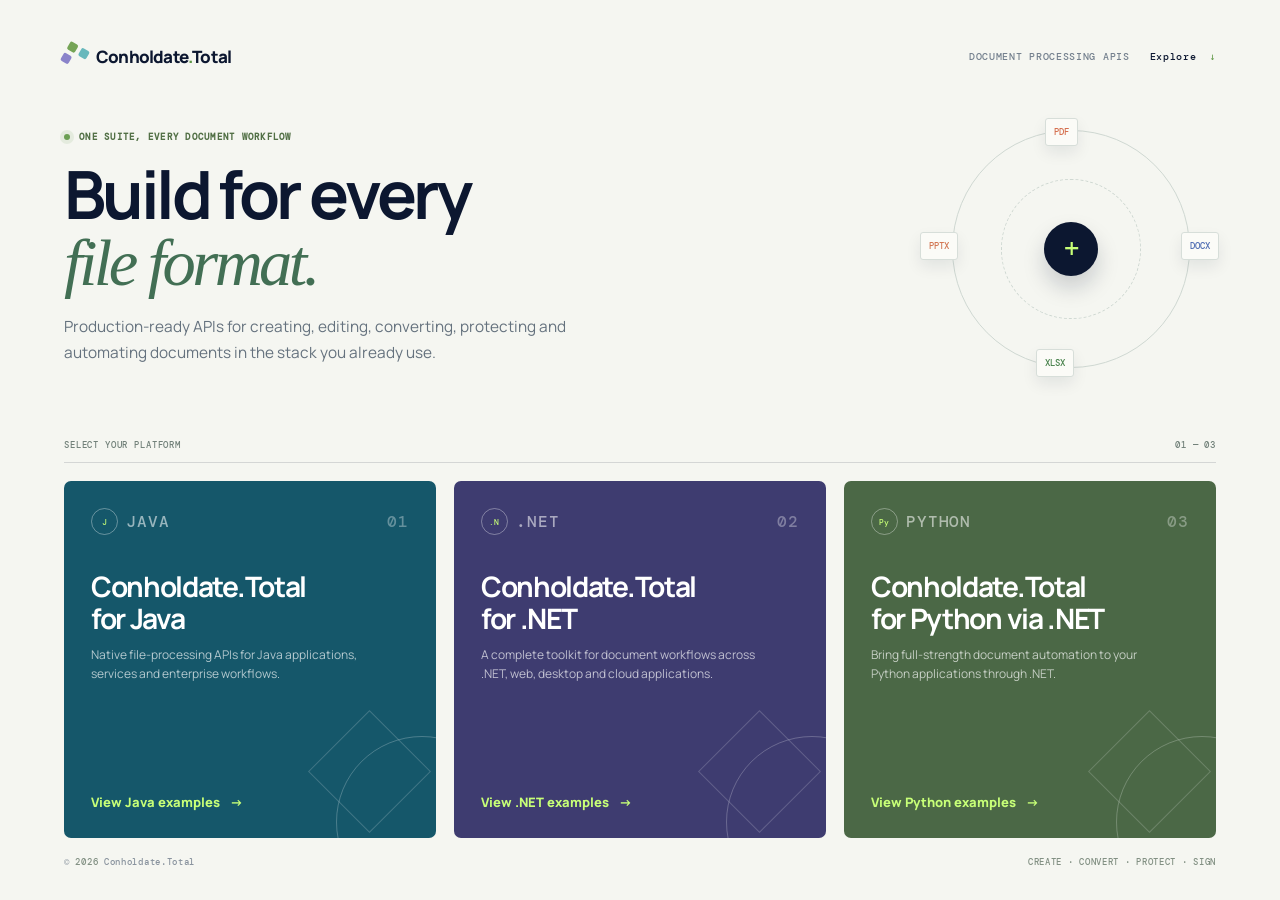
<file: index.html>
<!doctype html>
<html lang="en">
  <head>
    <meta charset="UTF-8" />
    <meta name="viewport" content="width=device-width, initial-scale=1.0" />
    <meta name="description" content="Conholdate.Total: document and file-processing APIs for Java, .NET, and Python via .NET." />
    <meta name="theme-color" content="#0c1730" />
    <title>Conholdate.Total — Developer APIs for every file format</title>
    <link rel="preconnect" href="https://fonts.googleapis.com" />
    <link rel="preconnect" href="https://fonts.gstatic.com" crossorigin />
    <link href="https://fonts.googleapis.com/css2?family=DM+Mono:wght@400;500&family=Manrope:wght@400;500;600;700;800&display=swap" rel="stylesheet" />
    <link rel="stylesheet" href="assets/styles.css" />
  </head>
  <body>
    <div class="page-shell">
      <header class="site-header">
        <a class="brand" href="/" aria-label="Conholdate.Total home">
          <span class="brand-mark" aria-hidden="true"><i></i><i></i><i></i></span>
          <span>Conholdate<span class="brand-dot">.</span>Total</span>
        </a>
        <p class="header-note">DOCUMENT PROCESSING APIS</p>
        <a class="header-link" href="#platforms">Explore <span>↓</span></a>
      </header>

      <main>
        <section class="intro" aria-labelledby="page-title">
          <div class="intro-copy">
            <p class="eyebrow"><span></span> One suite, every document workflow</p>
            <h1 id="page-title">Build for every<br /><em>file format.</em></h1>
            <p class="lede">Production-ready APIs for creating, editing, converting, protecting and automating documents in the stack you already use.</p>
          </div>
          <div class="format-orbit" aria-label="Supported file formats">
            <div class="orbit orbit-one"></div>
            <div class="orbit orbit-two"></div>
            <span class="format format-pdf">PDF</span>
            <span class="format format-doc">DOCX</span>
            <span class="format format-xls">XLSX</span>
            <span class="format format-ppt">PPTX</span>
            <span class="core-mark">+</span>
          </div>
        </section>

        <section class="platforms" id="platforms" aria-label="Choose your platform">
          <div class="platform-heading">
            <p>SELECT YOUR PLATFORM</p>
            <span>01 — 03</span>
          </div>
          <div class="platform-rail">
            <article class="platform-card java-card">
              <div class="card-meta"><span class="platform-token">J</span><span>JAVA</span><span class="card-number">01</span></div>
              <div class="card-content">
                <h2>Conholdate.Total<br />for Java</h2>
                <p>Native file-processing APIs for Java applications, services and enterprise workflows.</p>
              </div>
              <a class="card-link" href="https://conholdate.github.io/java/">View Java examples <span>→</span></a>
              <div class="card-art" aria-hidden="true"><i></i><i></i></div>
            </article>

            <article class="platform-card dotnet-card">
              <div class="card-meta"><span class="platform-token">.N</span><span>.NET</span><span class="card-number">02</span></div>
              <div class="card-content">
                <h2>Conholdate.Total<br />for .NET</h2>
                <p>A complete toolkit for document workflows across .NET, web, desktop and cloud applications.</p>
              </div>
              <a class="card-link" href="https://conholdate.github.io/net/">View .NET examples <span>→</span></a>
              <div class="card-art" aria-hidden="true"><i></i><i></i></div>
            </article>

            <article class="platform-card python-card">
              <div class="card-meta"><span class="platform-token">Py</span><span>PYTHON</span><span class="card-number">03</span></div>
              <div class="card-content">
                <h2>Conholdate.Total<br />for Python via .NET</h2>
                <p>Bring full-strength document automation to your Python applications through .NET.</p>
              </div>
              <a class="card-link" href="https://conholdate.github.io/python/">View Python examples <span>→</span></a>
              <div class="card-art" aria-hidden="true"><i></i><i></i></div>
            </article>
          </div>
        </section>
      </main>

      <footer class="site-footer">
        <span>© <span id="year"></span> Conholdate.Total</span>
        <span>CREATE · CONVERT · PROTECT · SIGN</span>
      </footer>
    </div>
    <script src="assets/script.js"></script>
  </body>
</html>
</file>
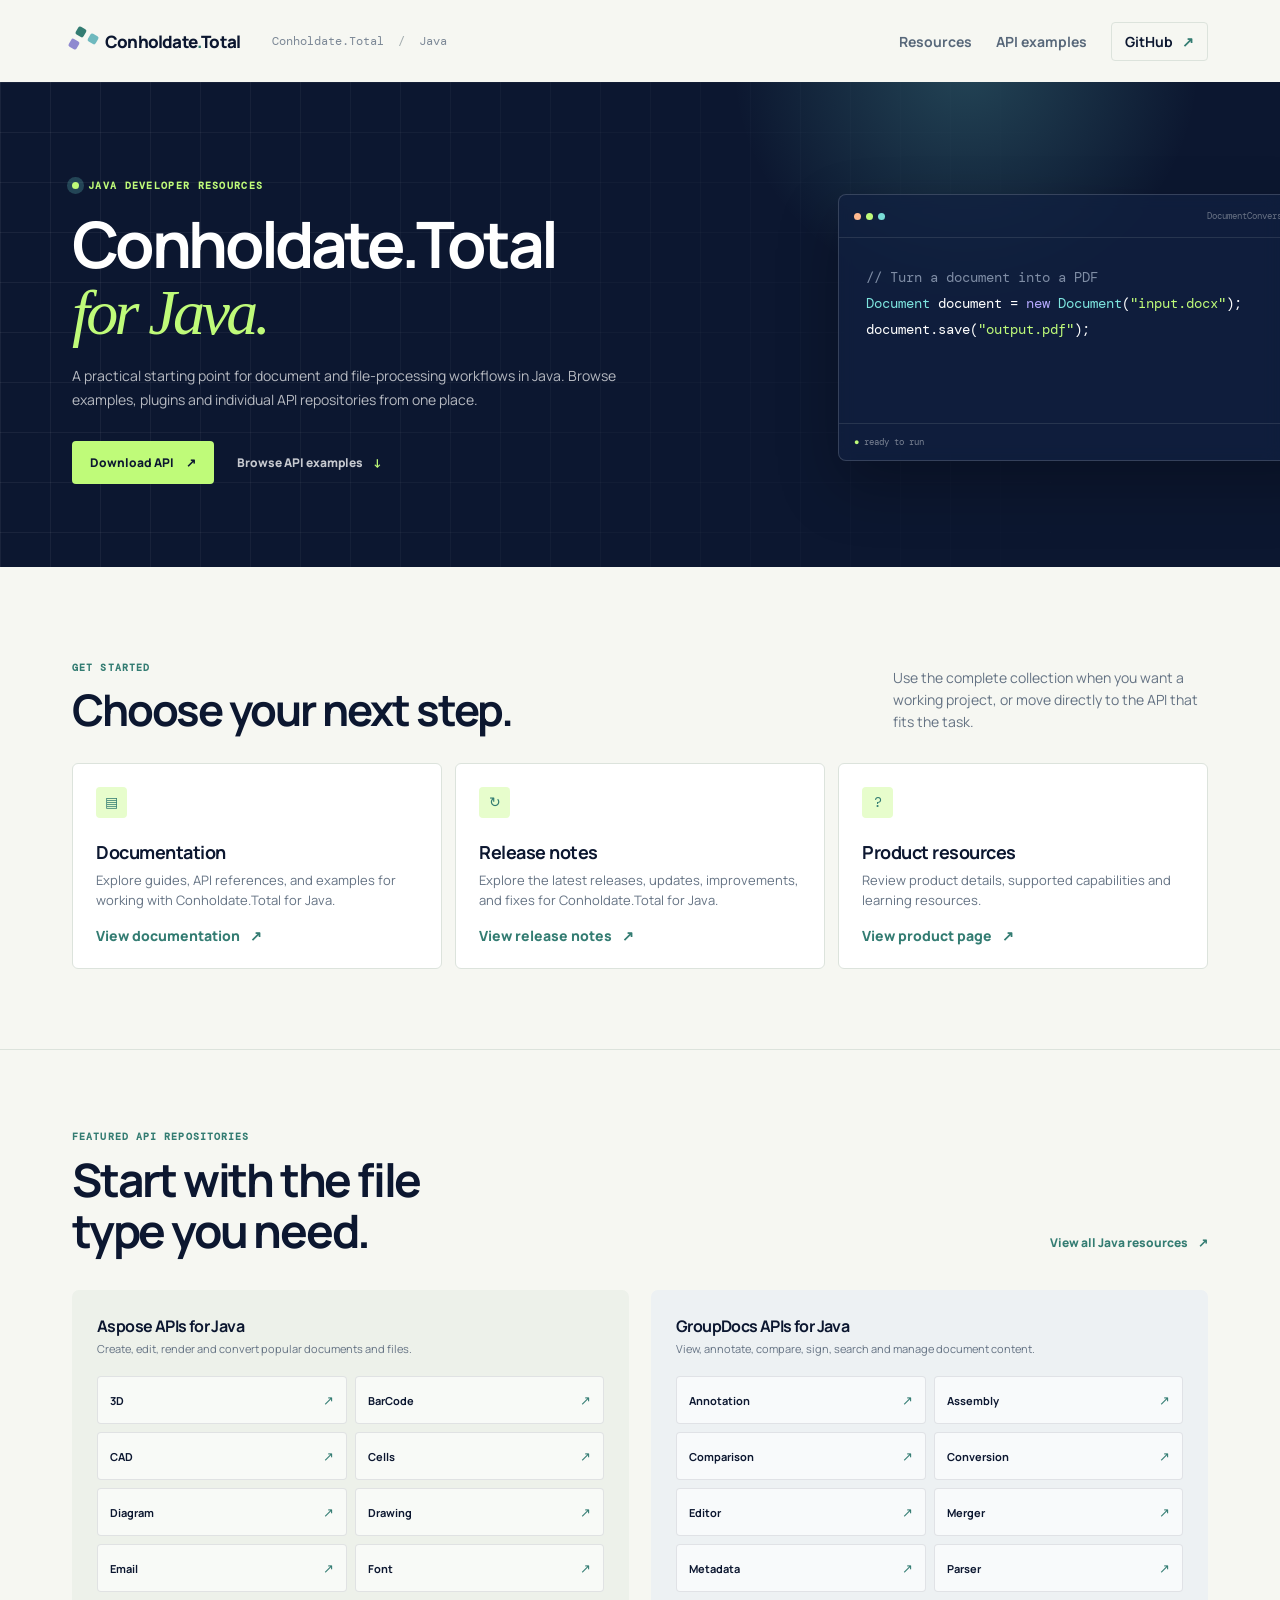
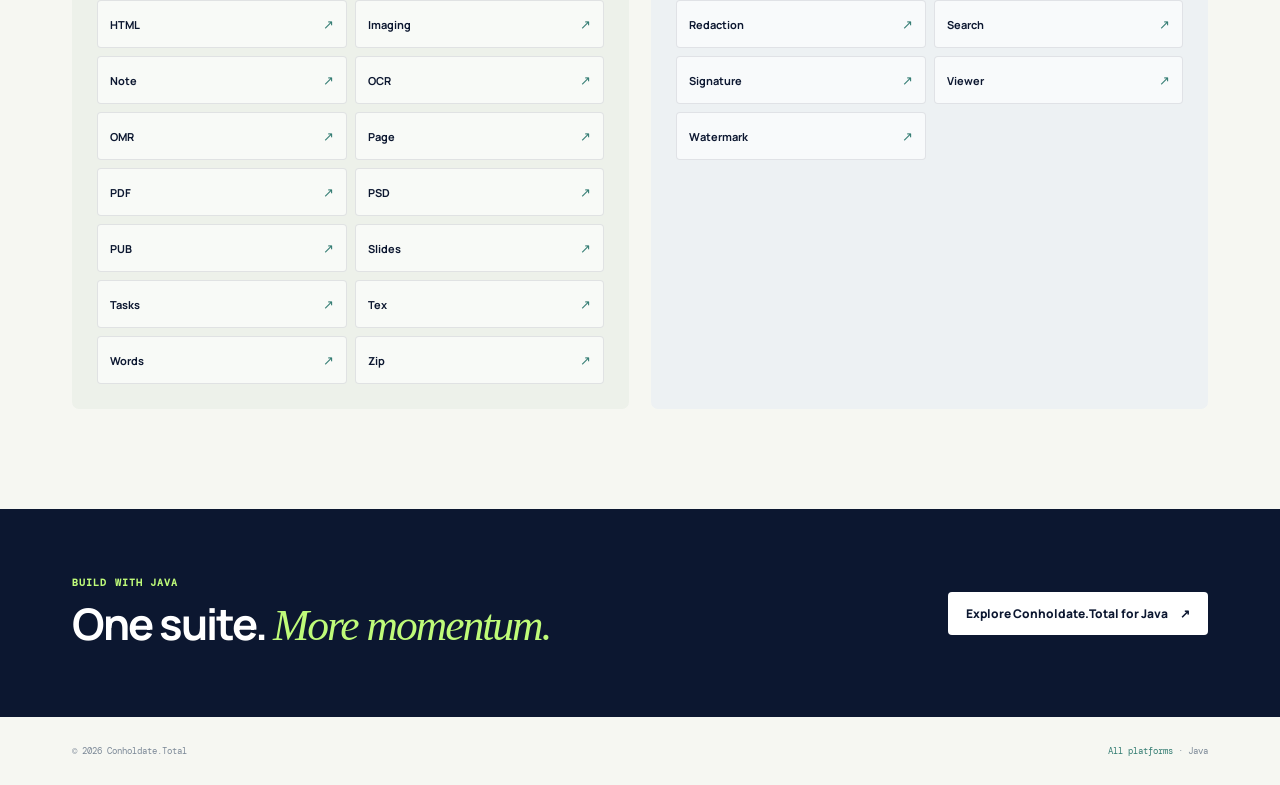
<file: java/index.html>
<!doctype html>
<html lang="en">

<head>
  <meta charset="UTF-8" />
  <meta name="viewport" content="width=device-width, initial-scale=1.0" />
  <meta name="description" content="Examples, plugins and API resources for Conholdate.Total for Java." />
  <meta name="theme-color" content="#0c1730" />
  <title>Conholdate.Total for Java — Code samples and resources</title>
  <link rel="preconnect" href="https://fonts.googleapis.com" />
  <link rel="preconnect" href="https://fonts.gstatic.com" crossorigin />
  <link
    href="https://fonts.googleapis.com/css2?family=DM+Mono:wght@400;500&family=Manrope:wght@400;500;600;700;800&display=swap"
    rel="stylesheet" />
  <link rel="stylesheet" href="../assets/platform.css" />
</head>

<body class="platform-page page-java">
  <a class="skip-link" href="#resources">Skip to resources</a>
  <header class="container site-header">
    <a class="brand" href="../" aria-label="Conholdate.Total home"><span class="brand-mark"
        aria-hidden="true"><i></i><i></i><i></i></span><span>Conholdate<span class="brand-dot">.</span>Total</span></a>
    <p class="breadcrumb">Conholdate.Total <span>/</span> Java</p>
    <nav class="site-nav" aria-label="Page navigation"><a href="#resources">Resources</a><a href="#api-examples">API
        examples</a><a href="https://github.com/conholdate/" target="_blank"
        rel="noreferrer">GitHub <span>↗</span></a></nav>
  </header>

  <main>
    <section class="hero">
      <div class="container hero-layout">
        <div>
          <p class="hero-kicker"><i></i> Java developer resources</p>
          <h1>Conholdate.Total<br /><em>for Java.</em></h1>
          <p class="hero-copy">A practical starting point for document and file-processing workflows in Java. Browse
            examples, plugins and individual API repositories from one place.</p>
          <div class="hero-actions">
            <a class="button" href="https://products.conholdate.com/total/java/" target="_blank" rel="noreferrer">Download API <span>↗</span></a>
            <a class="plain-link" href="#api-examples">Browse API examples <span>↓</span></a>
          </div>
        </div>
        <div class="terminal-card" aria-label="Java code example">
          <div class="terminal-top"><i></i><i></i><i></i><span>DocumentConversion.java</span></div>
          <div class="terminal-body"><span class="code-comment">// Turn a document into a PDF</span><br /><span
              class="code-type">Document</span> document = <span class="code-key">new</span> <span
              class="code-type">Document</span>(<span
              class="code-string">&quot;input.docx&quot;</span>);<br />document.save(<span
              class="code-string">&quot;output.pdf&quot;</span>);</div>
          <div class="terminal-foot"><span><b>●</b> ready to run</span><span>JAVA</span></div>
        </div>
      </div>
    </section>

    <section class="resources" id="resources">
      <div class="container">
        <div class="section-heading">
          <div>
            <p>GET STARTED</p>
            <h2>Choose your next step.</h2>
          </div><span>Use the complete collection when you want a working project, or move directly to the API that fits
            the task.</span>
        </div>
        <div class="resource-grid">
          <a class="resource-card" href="https://docs.conholdate.com/java" target="_blank" rel="noreferrer">
            <span class="resource-icon">▤</span>
            <h3>Documentation</h3>
            <p>Explore guides, API references, and examples for working with Conholdate.Total for Java.</p>
            <span>View documentation <i>↗</i></span>
          </a>

          <a class="resource-card" href="https://releases.conholdate.com/total/java/" target="_blank" rel="noreferrer">
            <span class="resource-icon">↻</span>
            <h3>Release notes</h3>
            <p>Explore the latest releases, updates, improvements, and fixes for Conholdate.Total for Java.</p>
            <span>View release notes <i>↗</i></span>
          </a>
          <a class="resource-card" href="https://products.conholdate.com/total/java/" target="_blank"
            rel="noreferrer"><span class="resource-icon">?</span>
            <h3>Product resources</h3>
            <p>Review product details, supported capabilities and learning resources.</p><span>View product page
              <i>↗</i></span>
          </a>
        </div>
      </div>
    </section>

    <section class="api-collection" id="api-examples">
      <div class="container">
        <div class="collection-heading">
          <div>
            <p class="eyebrow">FEATURED API REPOSITORIES</p>
            <h2>Start with the file<br />type you need.</h2>
          </div><a href="https://conholdate.github.io/" target="_blank" rel="noreferrer">View all Java resources
            <span>↗</span></a>
        </div>
        <div class="api-groups">
          <section class="api-group">
            <h3>Aspose APIs for Java</h3>
            <p>Create, edit, render and convert popular documents and files.</p>
            <div class="api-list">
              <a href="https://github.com/aspose-3d/Aspose.3D-for-Java" target="_blank" rel="noreferrer">3D <span>↗</span></a>
              <a href="https://github.com/aspose-barcode/Aspose.BarCode-for-Java" target="_blank" rel="noreferrer">BarCode <span>↗</span></a>
              <a href="https://github.com/aspose-cad/Aspose.CAD-for-Java" target="_blank" rel="noreferrer">CAD <span>↗</span></a>
              <a href="https://github.com/aspose-cells/Aspose.Cells-for-Java" target="_blank" rel="noreferrer">Cells <span>↗</span></a>
              <a href="https://github.com/aspose-diagram/Aspose.Diagram-for-Java" target="_blank" rel="noreferrer">Diagram <span>↗</span></a>
              <a href="https://github.com/aspose-drawing/Aspose.Drawing-for-Java" target="_blank" rel="noreferrer">Drawing <span>↗</span></a>
              <a href="https://github.com/aspose-email/Aspose.Email-for-Java" target="_blank" rel="noreferrer">Email <span>↗</span></a>
              <a href="https://github.com/aspose-font/Aspose.Font-for-Java" target="_blank" rel="noreferrer">Font <span>↗</span></a>
              <a href="https://github.com/aspose-html/Aspose.HTML-for-Java" target="_blank" rel="noreferrer">HTML <span>↗</span></a>
              <a href="https://github.com/aspose-imaging/Aspose.Imaging-for-Java" target="_blank" rel="noreferrer">Imaging <span>↗</span></a>
              <a href="https://github.com/aspose-note/Aspose.Note-for-Java" target="_blank" rel="noreferrer">Note <span>↗</span></a>
              <a href="https://github.com/aspose-ocr/Aspose.OCR-for-Java" target="_blank" rel="noreferrer">OCR <span>↗</span></a>
              <a href="https://github.com/aspose-omr/Aspose.OMR-for-Java" target="_blank" rel="noreferrer">OMR <span>↗</span></a>
              <a href="https://github.com/aspose-page/Aspose.Page-for-Java" target="_blank" rel="noreferrer">Page <span>↗</span></a>
              <a href="https://github.com/aspose-pdf/Aspose.PDF-for-Java" target="_blank" rel="noreferrer">PDF <span>↗</span></a>
              <a href="https://github.com/aspose-psd/Aspose.PSD-for-Java" target="_blank" rel="noreferrer">PSD <span>↗</span></a>
              <a href="https://github.com/aspose-pub/Aspose.PUB-for-Java" target="_blank" rel="noreferrer">PUB <span>↗</span></a>
              <a href="https://github.com/aspose-slides/Aspose.Slides-for-Java" target="_blank" rel="noreferrer">Slides <span>↗</span></a>
              <a href="https://github.com/aspose-tasks/Aspose.Tasks-for-Java" target="_blank" rel="noreferrer">Tasks <span>↗</span></a>
              <a href="https://github.com/aspose-tex/Aspose.Tex-for-Java" target="_blank" rel="noreferrer">Tex <span>↗</span></a>
              <a href="https://github.com/aspose-words/Aspose.Words-for-Java" target="_blank" rel="noreferrer">Words <span>↗</span></a>
              <a href="https://github.com/aspose-zip/Aspose.Zip-for-Java" target="_blank" rel="noreferrer">Zip <span>↗</span></a>
            </div>
          </section>
          <section class="api-group groupdocs">
            <h3>GroupDocs APIs for Java</h3>
            <p>View, annotate, compare, sign, search and manage document content.</p>
            <div class="api-list">
              <a href="https://github.com/groupdocs-annotation/GroupDocs.Annotation-for-Java" target="_blank" rel="noreferrer">Annotation <span>↗</span></a>
              <a href="https://github.com/groupdocs-assembly/GroupDocs.Assembly-for-Java" target="_blank" rel="noreferrer">Assembly <span>↗</span></a>
              <a href="https://github.com/groupdocs-comparison/GroupDocs.Comparison-for-Java" target="_blank" rel="noreferrer">Comparison <span>↗</span></a>
              <a href="https://github.com/groupdocs-conversion/GroupDocs.Conversion-for-Java" target="_blank" rel="noreferrer">Conversion <span>↗</span></a>
              <a href="https://github.com/groupdocs-editor/GroupDocs.Editor-for-Java" target="_blank" rel="noreferrer">Editor <span>↗</span></a>
              <a href="https://github.com/groupdocs-merger/GroupDocs.Merger-for-Java" target="_blank" rel="noreferrer">Merger <span>↗</span></a>
              <a href="https://github.com/groupdocs-metadata/GroupDocs.Metadata-for-Java" target="_blank" rel="noreferrer">Metadata <span>↗</span></a>
              <a href="https://github.com/groupdocs-parser/GroupDocs.Parser-for-Java" target="_blank" rel="noreferrer">Parser <span>↗</span></a>
              <a href="https://github.com/groupdocs-redaction/GroupDocs.Redaction-for-Java" target="_blank" rel="noreferrer">Redaction <span>↗</span></a>
              <a href="https://github.com/groupdocs-search/GroupDocs.Search-for-Java" target="_blank" rel="noreferrer">Search <span>↗</span></a>
              <a href="https://github.com/groupdocs-signature/GroupDocs.Signature-for-Java" target="_blank" rel="noreferrer">Signature <span>↗</span></a>
              <a href="https://github.com/groupdocs-viewer/GroupDocs.Viewer-for-Java" target="_blank" rel="noreferrer">Viewer <span>↗</span></a>
              <a href="https://github.com/groupdocs-watermark/GroupDocs.Watermark-for-Java" target="_blank" rel="noreferrer">Watermark <span>↗</span></a>
            </div>
          </section>
        </div>
      </div>
    </section>

    <section class="closing">
      <div class="container closing-content">
        <div>
          <p>BUILD WITH JAVA</p>
          <h2>One suite. <em>More momentum.</em></h2>
        </div><a class="button button-light" href="https://products.conholdate.com/total/java/" target="_blank"
          rel="noreferrer">Explore Conholdate.Total for Java <span>↗</span></a>
      </div>
    </section>
  </main>

  <footer class="container site-footer"><span>© <span data-year></span> Conholdate.Total</span><span><a href="../">All
        platforms</a> · Java</span></footer>
  <script src="../assets/platform.js"></script>
</body>

</html>
</file>
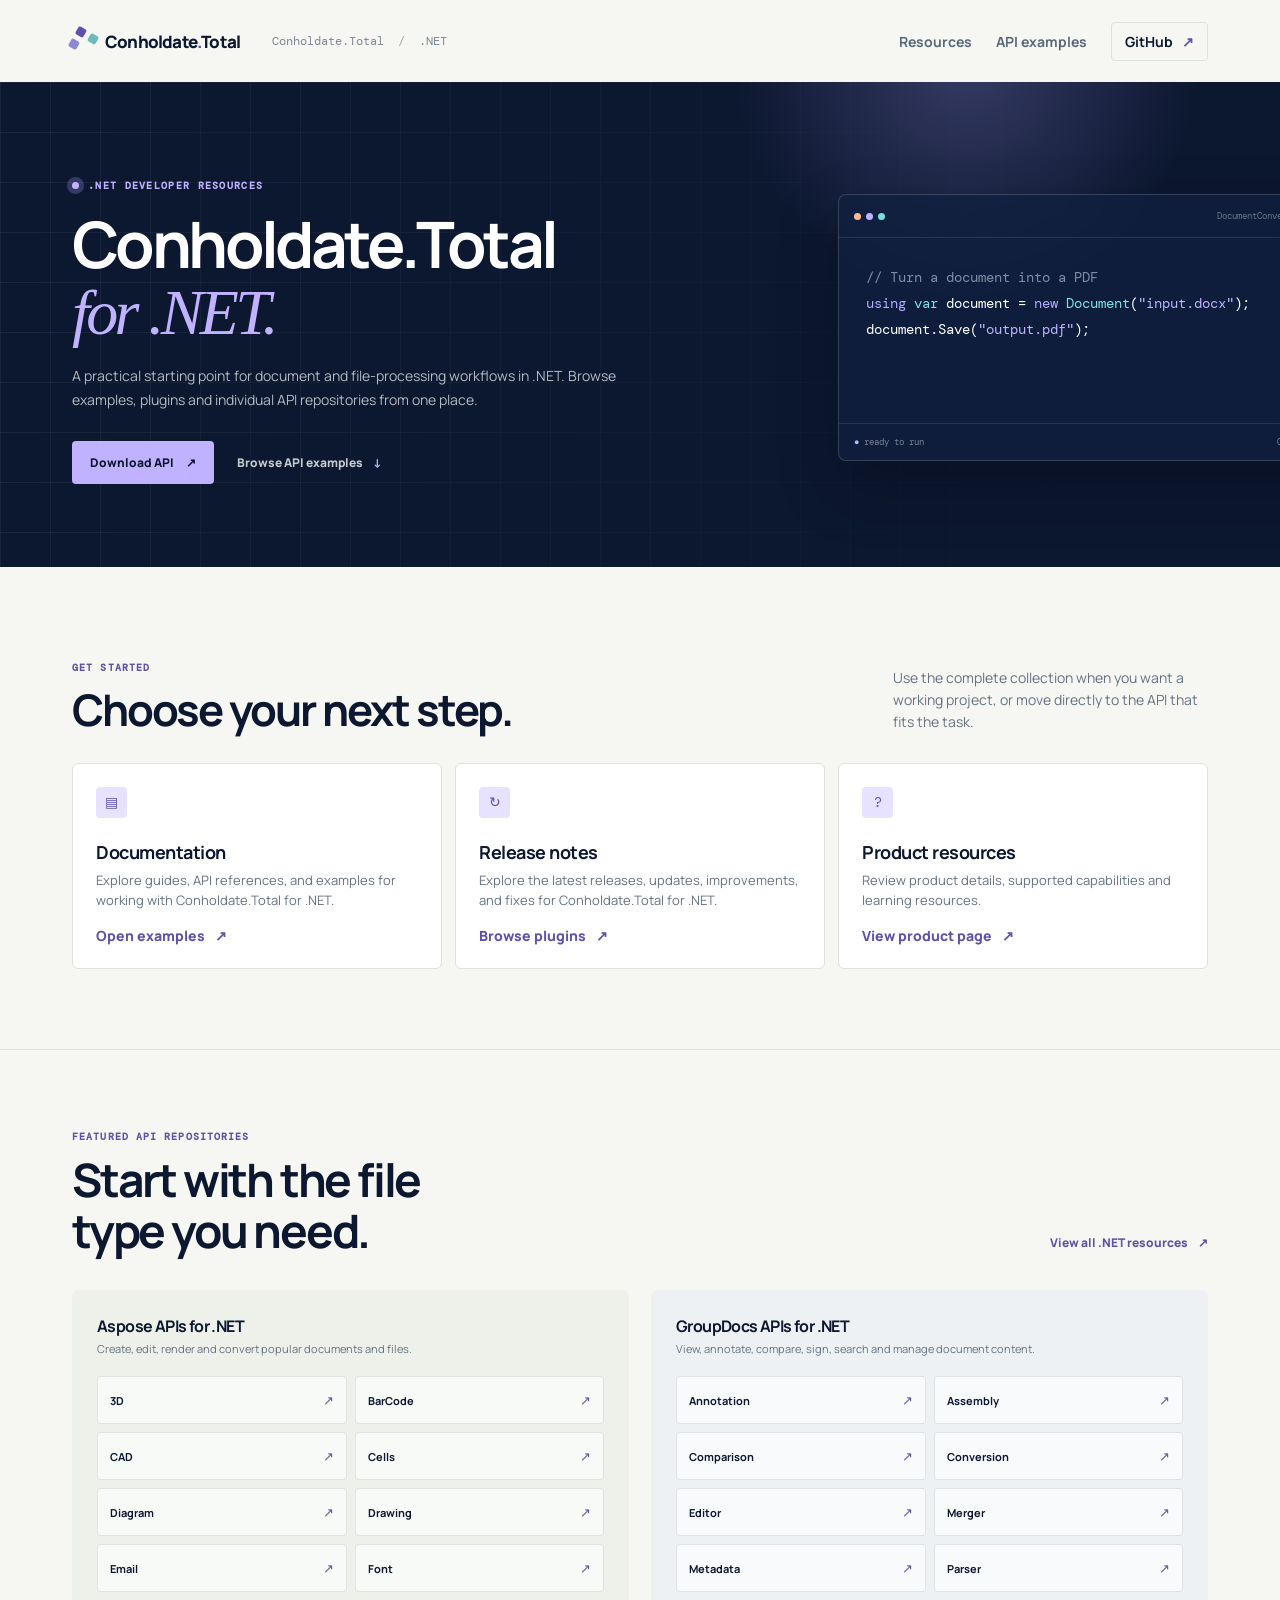
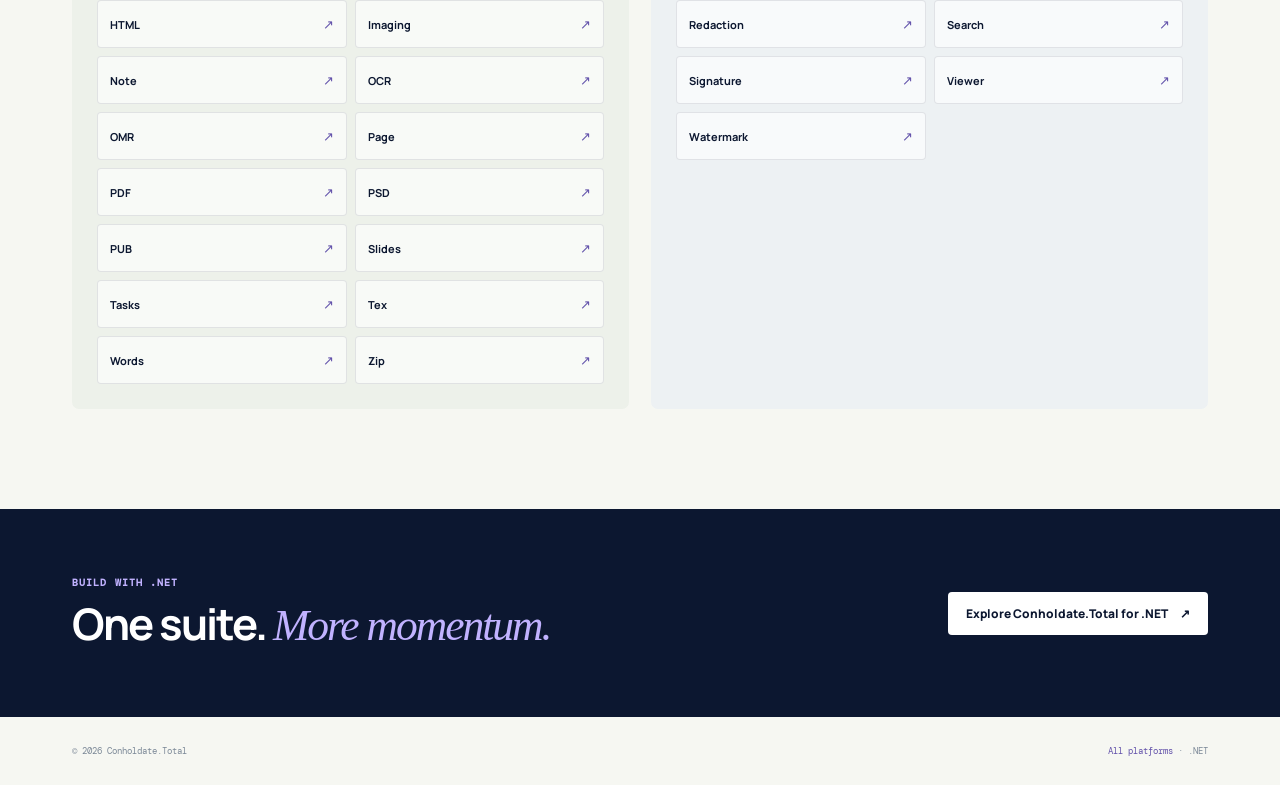
<file: net/index.html>
<!doctype html>
<html lang="en">

<head>
  <meta charset="UTF-8" />
  <meta name="viewport" content="width=device-width, initial-scale=1.0" />
  <meta name="description" content="Examples, plugins and API resources for Conholdate.Total for .NET." />
  <meta name="theme-color" content="#0c1730" />
  <title>Conholdate.Total for .NET — Code samples and resources</title>
  <link rel="preconnect" href="https://fonts.googleapis.com" />
  <link rel="preconnect" href="https://fonts.gstatic.com" crossorigin />
  <link
    href="https://fonts.googleapis.com/css2?family=DM+Mono:wght@400;500&family=Manrope:wght@400;500;600;700;800&display=swap"
    rel="stylesheet" />
  <link rel="stylesheet" href="../assets/platform.css" />
</head>

<body class="platform-page page-net">
  <a class="skip-link" href="#resources">Skip to resources</a>
  <header class="container site-header">
    <a class="brand" href="../" aria-label="Conholdate.Total home"><span class="brand-mark"
        aria-hidden="true"><i></i><i></i><i></i></span><span>Conholdate<span class="brand-dot">.</span>Total</span></a>
    <p class="breadcrumb">Conholdate.Total <span>/</span> .NET</p>
    <nav class="site-nav" aria-label="Page navigation">
      <a href="#resources">Resources</a>
      <a href="#api-examples">API examples</a>
      <a href="https://github.com/conholdate" target="_blank"rel="noreferrer">GitHub <span>↗</span></a>
    </nav>
  </header>

  <main>
    <section class="hero">
      <div class="container hero-layout">
        <div>
          <p class="hero-kicker"><i></i> .NET developer resources</p>
          <h1>Conholdate.Total<br /><em>for .NET.</em></h1>
          <p class="hero-copy">A practical starting point for document and file-processing workflows in .NET. Browse
            examples, plugins and individual API repositories from one place.</p>
          <div class="hero-actions">
            <a class="button" href="https://products.conholdate.com/total/net"
              target="_blank" rel="noreferrer">Download API <span>↗</span></a>
              <a class="plain-link" href="#api-examples">Browse API examples <span>↓</span></a>
          </div>
        </div>
        <div class="terminal-card" aria-label=".NET code example">
          <div class="terminal-top"><i></i><i></i><i></i><span>DocumentConversion.cs</span></div>
          <div class="terminal-body"><span class="code-comment">// Turn a document into a PDF</span><br /><span
              class="code-key">using</span> <span class="code-type">var</span> document = <span
              class="code-key">new</span> <span class="code-type">Document</span>(<span
              class="code-string">&quot;input.docx&quot;</span>);<br />document.Save(<span
              class="code-string">&quot;output.pdf&quot;</span>);</div>
          <div class="terminal-foot"><span><b>●</b> ready to run</span><span>C# / .NET</span></div>
        </div>
      </div>
    </section>

    <section class="resources" id="resources">
      <div class="container">
        <div class="section-heading">
          <div>
            <p>GET STARTED</p>
            <h2>Choose your next step.</h2>
          </div><span>Use the complete collection when you want a working project, or move directly to the API that fits
            the task.</span>
        </div>
        <div class="resource-grid">
          <a class="resource-card" href="https://docs.conholdate.com/net" target="_blank" rel="noreferrer">
            <span class="resource-icon">▤</span>
            <h3>Documentation</h3>
            <p>Explore guides, API references, and examples for working with Conholdate.Total for .NET.</p>
            <span>Open examples <i>↗</i></span>
          </a>
          <a class="resource-card" href="https://releases.conholdate.com/total/net/" target="_blank" rel="noreferrer">
            <span class="resource-icon">↻</span>
            <h3>Release notes</h3>
            <p>Explore the latest releases, updates, improvements, and fixes for Conholdate.Total for .NET.</p>
            <span>Browse plugins <i>↗</i></span>
          </a>
          <a class="resource-card" href="https://products.conholdate.com/total/net/" target="_blank" rel="noreferrer"><span class="resource-icon">?</span>
            <h3>Product resources</h3>
            <p>Review product details, supported capabilities and learning resources.</p>
            <span>View product page <i>↗</i></span>
          </a>
        </div>
      </div>
    </section>

    <section class="api-collection" id="api-examples">
      <div class="container">
        <div class="collection-heading">
          <div>
            <p class="eyebrow">FEATURED API REPOSITORIES</p>
            <h2>Start with the file<br />type you need.</h2>
          </div><a href="https://conholdate.github.io/" target="_blank" rel="noreferrer">View all .NET resources
            <span>↗</span></a>
        </div>
        <div class="api-groups">
          <section class="api-group">
            <h3>Aspose APIs for .NET</h3>
            <p>Create, edit, render and convert popular documents and files.</p>
            <div class="api-list">
              <a href="https://github.com/aspose-3d/Aspose.3D-for-.NET" target="_blank" rel="noreferrer">3D <span>↗</span></a>
              <a href="https://github.com/aspose-barcode/Aspose.BarCode-for-.NET" target="_blank" rel="noreferrer">BarCode <span>↗</span></a>
              <a href="https://github.com/aspose-cad/Aspose.CAD-for-.NET" target="_blank" rel="noreferrer">CAD <span>↗</span></a>
              <a href="https://github.com/aspose-cells/Aspose.Cells-for-.NET" target="_blank" rel="noreferrer">Cells <span>↗</span></a>
              <a href="https://github.com/aspose-diagram/Aspose.Diagram-for-.NET" target="_blank" rel="noreferrer">Diagram <span>↗</span></a>
              <a href="https://github.com/aspose-drawing/Aspose.Drawing-for-.NET" target="_blank" rel="noreferrer">Drawing <span>↗</span></a>
              <a href="https://github.com/aspose-email/Aspose.Email-for-.NET" target="_blank" rel="noreferrer">Email <span>↗</span></a>
              <a href="https://github.com/aspose-font/Aspose.Font-for-.NET" target="_blank" rel="noreferrer">Font <span>↗</span></a>
              <a href="https://github.com/aspose-html/Aspose.HTML-for-.NET" target="_blank" rel="noreferrer">HTML <span>↗</span></a>
              <a href="https://github.com/aspose-imaging/Aspose.Imaging-for-.NET" target="_blank" rel="noreferrer">Imaging <span>↗</span></a>
              <a href="https://github.com/aspose-note/Aspose.Note-for-.NET" target="_blank" rel="noreferrer">Note <span>↗</span></a>
              <a href="https://github.com/aspose-ocr/Aspose.OCR-for-.NET" target="_blank" rel="noreferrer">OCR <span>↗</span></a>
              <a href="https://github.com/aspose-omr/Aspose.OMR-for-.NET" target="_blank" rel="noreferrer">OMR <span>↗</span></a>
              <a href="https://github.com/aspose-page/Aspose.Page-for-.NET" target="_blank" rel="noreferrer">Page <span>↗</span></a>
              <a href="https://github.com/aspose-pdf/Aspose.PDF-for-.NET" target="_blank" rel="noreferrer">PDF <span>↗</span></a>
              <a href="https://github.com/aspose-psd/Aspose.PSD-for-.NET" target="_blank" rel="noreferrer">PSD <span>↗</span></a>
              <a href="https://github.com/aspose-pub/Aspose.PUB-for-.NET" target="_blank" rel="noreferrer">PUB <span>↗</span></a>
              <a href="https://github.com/aspose-slides/Aspose.Slides-for-.NET" target="_blank" rel="noreferrer">Slides <span>↗</span></a>
              <a href="https://github.com/aspose-tasks/Aspose.Tasks-for-.NET" target="_blank" rel="noreferrer">Tasks <span>↗</span></a>
              <a href="https://github.com/aspose-tex/Aspose.Tex-for-.NET" target="_blank" rel="noreferrer">Tex <span>↗</span></a>
              <a href="https://github.com/aspose-words/Aspose.Words-for-.NET" target="_blank" rel="noreferrer">Words <span>↗</span></a>
              <a href="https://github.com/aspose-zip/Aspose.Zip-for-.NET" target="_blank" rel="noreferrer">Zip <span>↗</span></a>
            </div>
          </section>
          <section class="api-group groupdocs">
            <h3>GroupDocs APIs for .NET</h3>
            <p>View, annotate, compare, sign, search and manage document content.</p>
            <div class="api-list">
              <a href="https://github.com/groupdocs-annotation/GroupDocs.Annotation-for-.NET" target="_blank" rel="noreferrer">Annotation <span>↗</span></a>
              <a href="https://github.com/groupdocs-assembly/GroupDocs.Assembly-for-.NET" target="_blank" rel="noreferrer">Assembly <span>↗</span></a>
              <a href="https://github.com/groupdocs-comparison/GroupDocs.Comparison-for-.NET" target="_blank" rel="noreferrer">Comparison <span>↗</span></a>
              <a href="https://github.com/groupdocs-conversion/GroupDocs.Conversion-for-.NET" target="_blank" rel="noreferrer">Conversion <span>↗</span></a>
              <a href="https://github.com/groupdocs-editor/GroupDocs.Editor-for-.NET" target="_blank" rel="noreferrer">Editor <span>↗</span></a>
              <a href="https://github.com/groupdocs-merger/GroupDocs.Merger-for-.NET" target="_blank" rel="noreferrer">Merger <span>↗</span></a>
              <a href="https://github.com/groupdocs-metadata/GroupDocs.Metadata-for-.NET" target="_blank" rel="noreferrer">Metadata <span>↗</span></a>
              <a href="https://github.com/groupdocs-parser/GroupDocs.Parser-for-.NET" target="_blank" rel="noreferrer">Parser <span>↗</span></a>
              <a href="https://github.com/groupdocs-redaction/GroupDocs.Redaction-for-.NET" target="_blank" rel="noreferrer">Redaction <span>↗</span></a>
              <a href="https://github.com/groupdocs-search/GroupDocs.Search-for-.NET" target="_blank" rel="noreferrer">Search <span>↗</span></a>
              <a href="https://github.com/groupdocs-signature/GroupDocs.Signature-for-.NET" target="_blank" rel="noreferrer">Signature <span>↗</span></a>
              <a href="https://github.com/groupdocs-viewer/GroupDocs.Viewer-for-.NET" target="_blank" rel="noreferrer">Viewer <span>↗</span></a>
              <a href="https://github.com/groupdocs-watermark/GroupDocs.Watermark-for-.NET" target="_blank" rel="noreferrer">Watermark <span>↗</span></a>
            </div>
          </section>
        </div>
      </div>
    </section>

    <section class="closing">
      <div class="container closing-content">
        <div>
          <p>BUILD WITH .NET</p>
          <h2>One suite. <em>More momentum.</em></h2>
        </div><a class="button button-light" href="https://products.conholdate.com/total/net/" target="_blank"
          rel="noreferrer">Explore Conholdate.Total for .NET <span>↗</span></a>
      </div>
    </section>
  </main>

  <footer class="container site-footer"><span>© <span data-year></span> Conholdate.Total</span><span><a href="../">All
        platforms</a> · .NET</span></footer>
  <script src="../assets/platform.js"></script>
</body>

</html>
</file>
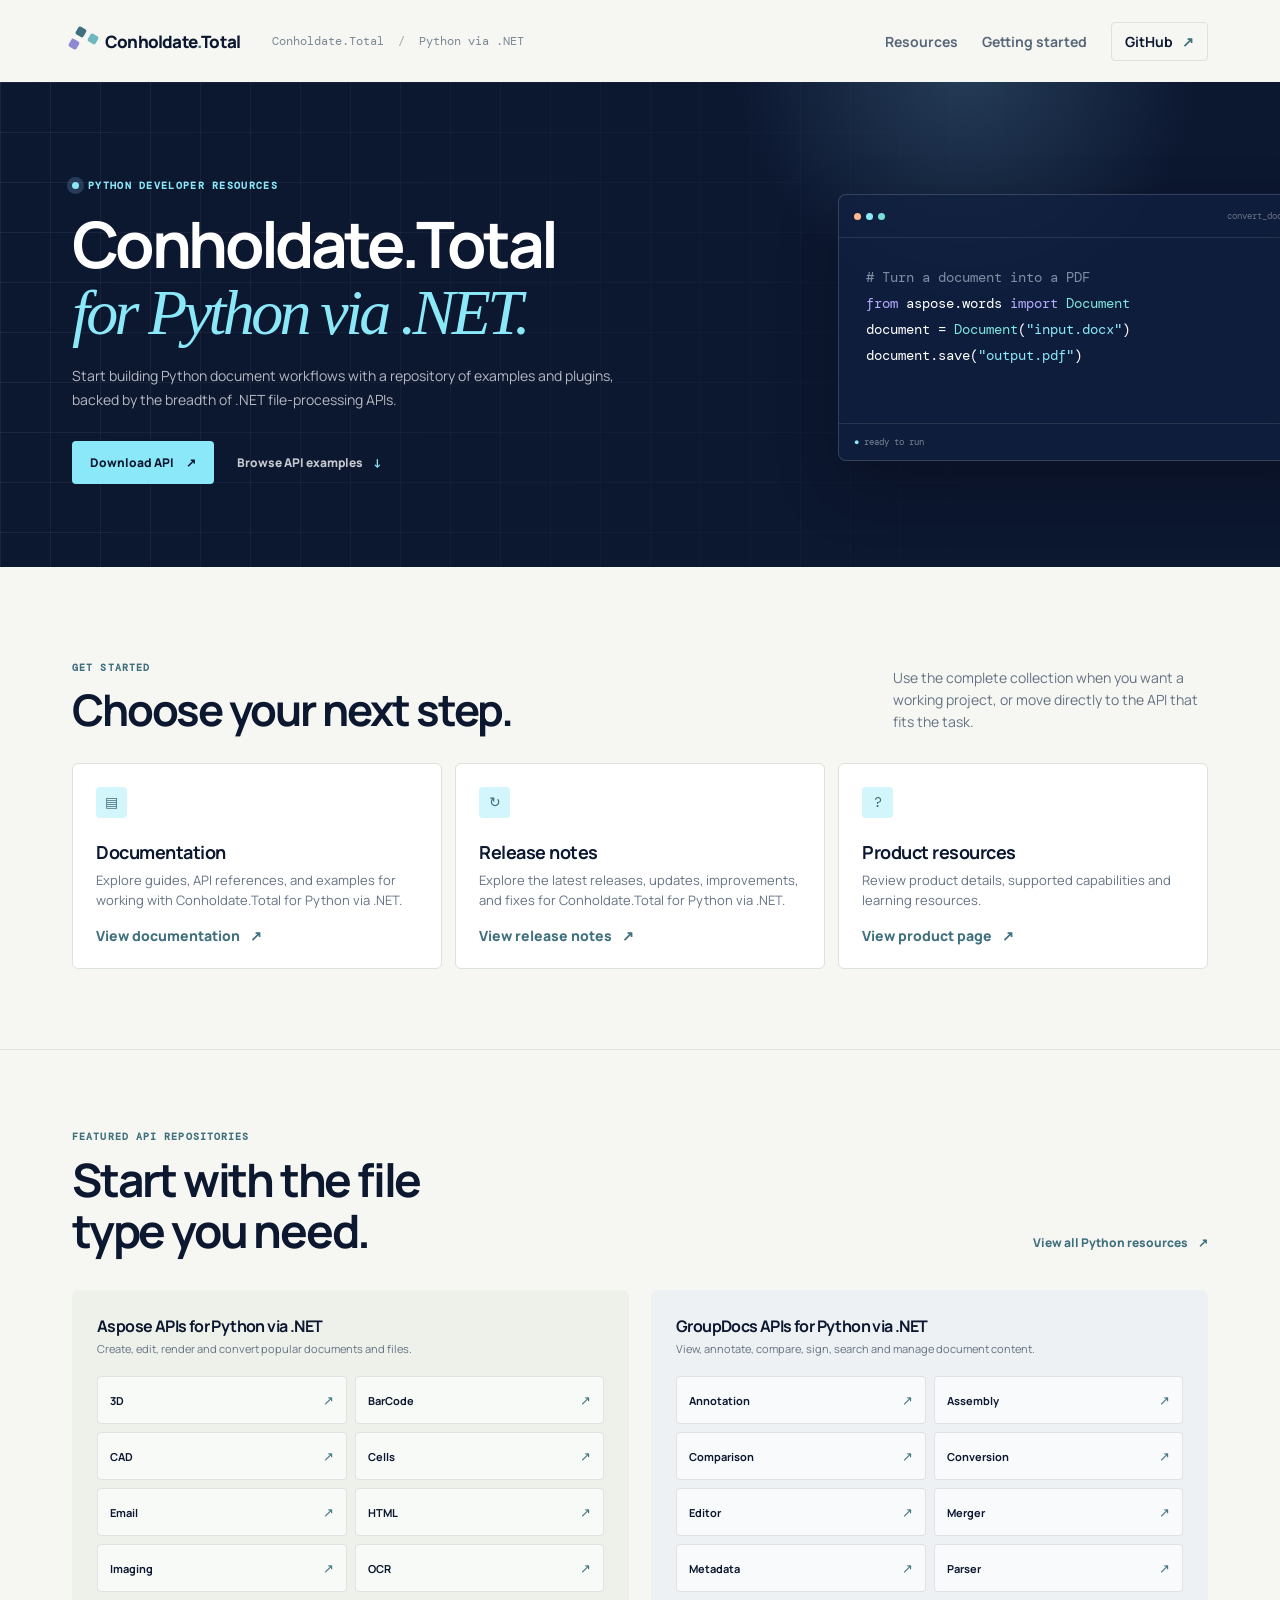
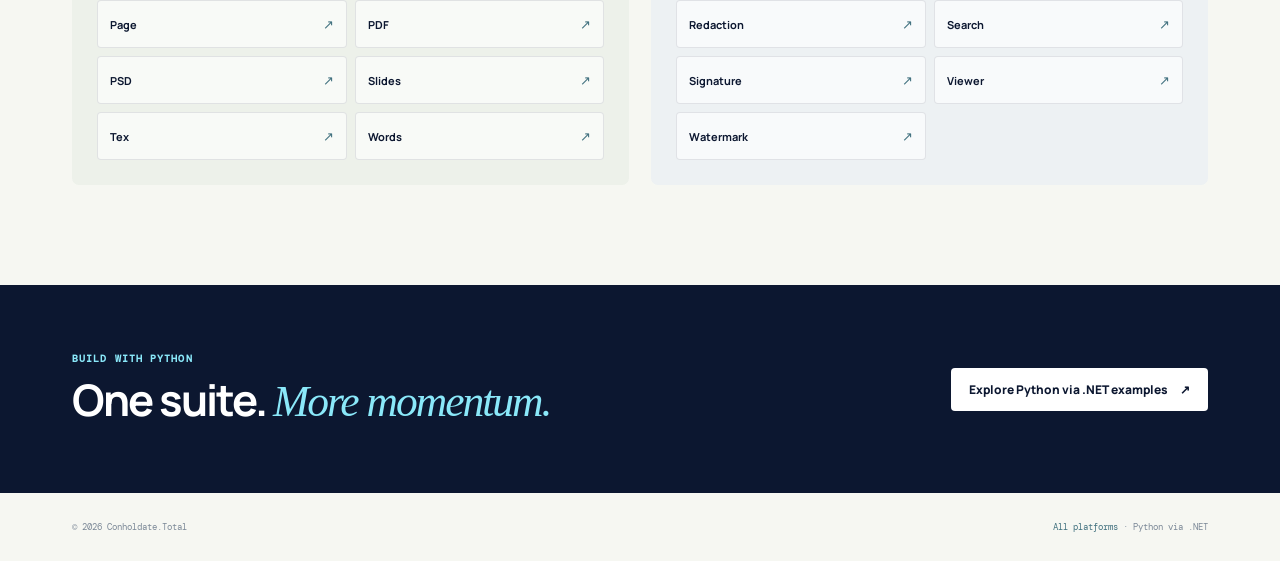
<file: python/index.html>
<!doctype html>
<html lang="en">

<head>
  <meta charset="UTF-8" />
  <meta name="viewport" content="width=device-width, initial-scale=1.0" />
  <meta name="description" content="Examples, plugins and resources for Conholdate.Total for Python via .NET." />
  <meta name="theme-color" content="#0c1730" />
  <title>Conholdate.Total for Python via .NET — Code samples and resources</title>
  <link rel="preconnect" href="https://fonts.googleapis.com" />
  <link rel="preconnect" href="https://fonts.gstatic.com" crossorigin />
  <link
    href="https://fonts.googleapis.com/css2?family=DM+Mono:wght@400;500&family=Manrope:wght@400;500;600;700;800&display=swap"
    rel="stylesheet" />
  <link rel="stylesheet" href="../assets/platform.css" />
</head>

<body class="platform-page page-python">
  <a class="skip-link" href="#resources">Skip to resources</a>
  <header class="container site-header">
    <a class="brand" href="../" aria-label="Conholdate.Total home"><span class="brand-mark"
        aria-hidden="true"><i></i><i></i><i></i></span><span>Conholdate<span class="brand-dot">.</span>Total</span></a>
    <p class="breadcrumb">Conholdate.Total <span>/</span> Python via .NET</p>
    <nav class="site-nav" aria-label="Page navigation"><a href="#resources">Resources</a><a href="#api-examples">Getting
        started</a><a href="https://github.com/conholdate" target="_blank"
        rel="noreferrer">GitHub <span>↗</span></a></nav>
  </header>

  <main>
    <section class="hero">
      <div class="container hero-layout">
        <div>
          <p class="hero-kicker"><i></i> Python developer resources</p>
          <h1>Conholdate.Total<br /><em>for Python via .NET.</em></h1>
          <p class="hero-copy">Start building Python document workflows with a repository of examples and plugins,
            backed by the breadth of .NET file-processing APIs.</p>
          <div class="hero-actions">
            <a class="button" href="https://releases.conholdate.com/total/python/" target="_blank" rel="noreferrer">Download API <span>↗</span></a>
            <a class="plain-link" href="#api-examples">Browse API examples <span>↓</span></a>
          </div>
        </div>
        <div class="terminal-card" aria-label="Python code example">
          <div class="terminal-top"><i></i><i></i><i></i><span>convert_document.py</span></div>
          <div class="terminal-body"><span class="code-comment"># Turn a document into a PDF</span><br /><span
              class="code-key">from</span> aspose.words <span class="code-key">import</span> <span
              class="code-type">Document</span><br />document = <span class="code-type">Document</span>(<span
              class="code-string">&quot;input.docx&quot;</span>)<br />document.save(<span
              class="code-string">&quot;output.pdf&quot;</span>)</div>
          <div class="terminal-foot"><span><b>●</b> ready to run</span><span>PYTHON</span></div>
        </div>
      </div>
    </section>

    <section class="resources" id="resources">
      <div class="container">
        <div class="section-heading">
          <div>
            <p>GET STARTED</p>
            <h2>Choose your next step.</h2>
          </div><span>Use the complete collection when you want a working project, or move directly to the API that fits
            the task.</span>
        </div>
        <div class="resource-grid">
          <a class="resource-card" href="https://docs.conholdate.com/python" target="_blank" rel="noreferrer">
            <span class="resource-icon">▤</span>
            <h3>Documentation</h3>
            <p>Explore guides, API references, and examples for working with Conholdate.Total for Python via .NET.</p>
            <span>View documentation <i>↗</i></span>
          </a>

          <a class="resource-card" href="https://releases.conholdate.com/total/python/" target="_blank" rel="noreferrer">
            <span class="resource-icon">↻</span>
            <h3>Release notes</h3>
            <p>Explore the latest releases, updates, improvements, and fixes for Conholdate.Total for Python via .NET.</p>
            <span>View release notes <i>↗</i></span>
          </a>
          <a class="resource-card" href="https://products.conholdate.com/total/python/" target="_blank"
            rel="noreferrer"><span class="resource-icon">?</span>
            <h3>Product resources</h3>
            <p>Review product details, supported capabilities and learning resources.</p><span>View product page
              <i>↗</i></span>
          </a>
        </div>
      </div>
    </section>

    <section class="api-collection" id="api-examples">
      <div class="container">
        <div class="collection-heading">
          <div>
            <p class="eyebrow">FEATURED API REPOSITORIES</p>
            <h2>Start with the file<br />type you need.</h2>
          </div><a href="https://conholdate.github.io/" target="_blank" rel="noreferrer">View all Python resources
            <span>↗</span></a>
        </div>
        <div class="api-groups">
          <section class="api-group">
            <h3>Aspose APIs for Python via .NET</h3>
            <p>Create, edit, render and convert popular documents and files.</p>
            <div class="api-list">
              <a href="https://github.com/aspose-3d/Aspose.3D-for-Python-via-.NET" target="_blank" rel="noreferrer">3D <span>↗</span></a>
              <a href="https://github.com/aspose-barcode/Aspose.BarCode-for-Python-via-.NET" target="_blank" rel="noreferrer">BarCode <span>↗</span></a>
              <a href="https://github.com/aspose-cad/Aspose.CAD-for-Python" target="_blank" rel="noreferrer">CAD <span>↗</span></a>
              <a href="https://github.com/aspose-cells/Aspose.Cells-for-Python-via-.NET" target="_blank" rel="noreferrer">Cells <span>↗</span></a>
              <a href="https://github.com/aspose-email/Aspose.Email-Python-Dotnet" target="_blank" rel="noreferrer">Email <span>↗</span></a>
              <a href="https://github.com/aspose-html/Aspose.HTML-for-Python-via-.NET" target="_blank" rel="noreferrer">HTML <span>↗</span></a>
              <a href="https://github.com/aspose-imaging/Aspose.Imaging-for-Python-Net" target="_blank" rel="noreferrer">Imaging <span>↗</span></a>
              <a href="https://github.com/aspose-ocr/Aspose.OCR-for-Python-via-NET" target="_blank" rel="noreferrer">OCR <span>↗</span></a>
              <a href="https://github.com/aspose-page/Aspose.Page-for-Python-.NET" target="_blank" rel="noreferrer">Page <span>↗</span></a>
              <a href="https://github.com/aspose-pdf/Aspose.PDF-for-Python-via-.NET" target="_blank" rel="noreferrer">PDF <span>↗</span></a>
              <a href="https://github.com/aspose-psd/Aspose.PSD-for-Python-Net" target="_blank" rel="noreferrer">PSD <span>↗</span></a>
              <a href="https://github.com/aspose-slides/Aspose.Slides-for-Python-via-.NET" target="_blank" rel="noreferrer">Slides <span>↗</span></a>
              <a href="https://github.com/aspose-tex/Aspose.TeX-for-Python-.NET" target="_blank" rel="noreferrer">Tex <span>↗</span></a>
              <a href="https://github.com/aspose-words/Aspose.Words-for-Python-via-.NET" target="_blank" rel="noreferrer">Words <span>↗</span></a>
            </div>
          </section>
          <section class="api-group groupdocs">
            <h3>GroupDocs APIs for Python via .NET</h3>
            <p>View, annotate, compare, sign, search and manage document content.</p>
            <div class="api-list">
              <a href="https://github.com/groupdocs-annotation/GroupDocs.Annotation-for-Python-via-.NET" target="_blank" rel="noreferrer">Annotation <span>↗</span></a>
              <a href="https://github.com/groupdocs-assembly/GroupDocs.Assembly-for-Python-via-.NET" target="_blank" rel="noreferrer">Assembly <span>↗</span></a>
              <a href="https://github.com/groupdocs-comparison/GroupDocs.Comparison-for-Python-via-.NET" target="_blank" rel="noreferrer">Comparison <span>↗</span></a>
              <a href="https://github.com/groupdocs-conversion/GroupDocs.Conversion-for-Python-via-.NET" target="_blank" rel="noreferrer">Conversion <span>↗</span></a>
              <a href="https://github.com/groupdocs-editor/GroupDocs.Editor-for-Python-via-.NET" target="_blank" rel="noreferrer">Editor <span>↗</span></a>
              <a href="https://github.com/groupdocs-merger/GroupDocs.Merger-for-Python-via-.NET" target="_blank" rel="noreferrer">Merger <span>↗</span></a>
              <a href="https://github.com/groupdocs-metadata/GroupDocs.Metadata-for-Python-via-.NET" target="_blank" rel="noreferrer">Metadata <span>↗</span></a>
              <a href="https://github.com/groupdocs-parser/GroupDocs.Parser-for-Python-via-.NET" target="_blank" rel="noreferrer">Parser <span>↗</span></a>
              <a href="https://github.com/groupdocs-redaction/GroupDocs.Redaction-for-Python-via-.NET" target="_blank" rel="noreferrer">Redaction <span>↗</span></a>
              <a href="https://github.com/groupdocs-search/GroupDocs.Search-for-PythonNet" target="_blank" rel="noreferrer">Search <span>↗</span></a>
              <a href="https://github.com/groupdocs-signature/GroupDocs.Signature-for-Python-via-.NET" target="_blank" rel="noreferrer">Signature <span>↗</span></a>
              <a href="https://github.com/groupdocs-viewer/GroupDocs.Viewer-for-Python-via-.NET" target="_blank" rel="noreferrer">Viewer <span>↗</span></a>
              <a href="https://github.com/groupdocs-watermark/GroupDocs.Watermark-for-Python-via-.NET" target="_blank" rel="noreferrer">Watermark <span>↗</span></a>
            </div>
          </section>
        </div>
      </div>
    </section>

    <section class="closing">
      <div class="container closing-content">
        <div>
          <p>BUILD WITH PYTHON</p>
          <h2>One suite. <em>More momentum.</em></h2>
        </div><a class="button button-light" href="https://github.com/aspose-total/Aspose.Total-for-Python-via-.NET"
          target="_blank" rel="noreferrer">Explore Python via .NET examples <span>↗</span></a>
      </div>
    </section>
  </main>

  <footer class="container site-footer"><span>© <span data-year></span> Conholdate.Total</span><span><a href="../">All
        platforms</a> · Python via .NET</span></footer>
  <script src="../assets/platform.js"></script>
</body>

</html>
</file>
<file: assets/styles.css>
:root {
  --ink: #0c1730;
  --paper: #f5f6f1;
  --lime: #c7ff77;
  --aqua: #75e6dc;
  --violet: #b1a5ff;
  --coral: #ffbb91;
  --line: rgba(12, 23, 48, 0.14);
  --sans: 'Manrope', 'Avenir Next', Avenir, sans-serif;
  --mono: 'DM Mono', 'SFMono-Regular', Consolas, monospace;
  --serif: Georgia, 'Times New Roman', serif;
}

* {
  box-sizing: border-box;
}

html,
body {
  width: 100%;
  height: 100%;
  overflow: hidden;
}

html {
  scroll-behavior: smooth;
}

body {
  margin: 0;
  background: var(--paper);
  color: var(--ink);
  font-family: var(--sans);
  -webkit-font-smoothing: antialiased;
}

a {
  color: inherit;
  text-decoration: none;
}

.page-shell {
  width: 100%;
  height: 100dvh;
  min-height: 480px;
  padding: clamp(20px, 3.5vw, 52px) clamp(18px, 5vw, 84px) clamp(18px, 2.5vw, 38px);
  display: grid;
  grid-template-rows: auto minmax(0, 1fr) auto;
  gap: clamp(12px, 2vh, 28px);
  overflow: hidden;
}

.site-header,
.site-footer {
  display: flex;
  align-items: center;
  justify-content: space-between;
  gap: 20px;
}

.brand {
  display: inline-flex;
  align-items: center;
  gap: 10px;
  flex: 0 0 auto;
  font-size: 17px;
  font-weight: 800;
  letter-spacing: -.8px;
}

.brand-dot {
  color: #5f9846;
}

.brand-mark {
  position: relative;
  width: 22px;
  height: 22px;
  transform: rotate(30deg);
}

.brand-mark i {
  position: absolute;
  width: 9px;
  height: 9px;
  border-radius: 2px;
  background: #75a456;
}

.brand-mark i:nth-child(1) {
  top: 0;
  left: 0;
}

.brand-mark i:nth-child(2) {
  top: 0;
  right: 0;
  background: #68b8bc;
}

.brand-mark i:nth-child(3) {
  left: 0;
  bottom: 0;
  background: #8a83ca;
}

.header-note,
.header-link,
.site-footer {
  font: 500 10px var(--mono);
  letter-spacing: .7px;
}

.header-note {
  margin: 0 0 0 auto;
  color: #74808e;
}

.header-link {
  color: var(--ink);
  font-weight: 500;
}

.header-link span {
  display: inline-block;
  padding-left: 6px;
  color: #5f9846;
  transition: transform .2s ease;
}

.header-link:hover span {
  transform: translateY(3px);
}

main {
  min-height: 0;
  display: grid;
  grid-template-rows: minmax(150px, .9fr) minmax(270px, 1.1fr);
  gap: clamp(18px, 3vh, 38px);
}

.intro {
  min-height: 0;
  display: grid;
  grid-template-columns: 1fr 310px;
  align-items: center;
  gap: 40px;
}

.eyebrow {
  display: flex;
  align-items: center;
  gap: 9px;
  margin: 0;
  color: #527046;
  font: 700 9px var(--mono);
  letter-spacing: 1.25px;
  text-transform: uppercase;
}

.eyebrow span {
  width: 6px;
  height: 6px;
  border-radius: 50%;
  background: #6b9f53;
  box-shadow: 0 0 0 4px rgba(107, 159, 83, .12);
}

.intro h1 {
  margin: clamp(12px, 2vh, 18px) 0;
  font-size: clamp(39px, 5.2vw, 74px);
  line-height: .99;
  letter-spacing: clamp(-3.6px, -.28vw, -1.7px);
}

.intro h1 em {
  color: #426f54;
  font-family: var(--serif);
  font-weight: 400;
}

.lede {
  max-width: 540px;
  margin: 0;
  color: #65727e;
  font-size: clamp(15px, 1.2vw, 17px);
  line-height: 1.7;
}

.format-orbit {
  position: relative;
  justify-self: end;
  width: min(100%, 290px);
  aspect-ratio: 1;
}

.orbit {
  position: absolute;
  border: 1px solid #cfd8d2;
  border-radius: 50%;
}

.orbit-one {
  inset: 9%;
}

.orbit-two {
  inset: 26%;
  border-style: dashed;
}

.core-mark {
  position: absolute;
  top: 50%;
  left: 50%;
  display: grid;
  place-items: center;
  width: 54px;
  height: 54px;
  border-radius: 50%;
  background: var(--ink);
  color: var(--lime);
  font: 400 29px var(--mono);
  transform: translate(-50%, -50%);
  box-shadow: 0 12px 22px rgba(12, 23, 48, .18);
}

.format {
  position: absolute;
  z-index: 1;
  padding: 7px 8px;
  border: 1px solid #d7ded9;
  border-radius: 3px;
  background: #fbfbf7;
  box-shadow: 0 7px 15px rgba(12, 23, 48, .08);
  font: 500 9px var(--mono);
}

.format-pdf {
  top: 5%;
  left: 41%;
  color: #d56f4e;
}

.format-doc {
  top: 44%;
  right: -1%;
  color: #506eb3;
}

.format-xls {
  bottom: 6%;
  left: 38%;
  color: #47814b;
}

.format-ppt {
  top: 44%;
  left: -2%;
  color: #d27753;
}

.platforms {
  min-height: 0;
  display: grid;
  grid-template-rows: auto minmax(0, 1fr);
}

.platform-heading {
  display: flex;
  justify-content: space-between;
  align-items: center;
  padding-bottom: 11px;
  border-bottom: 1px solid var(--line);
  color: #718079;
  font: 500 9px var(--mono);
  letter-spacing: .85px;
}

.platform-heading p {
  margin: 0;
}

.platform-rail {
  min-height: 0;
  display: grid;
  grid-template-columns: repeat(3, minmax(0, 1fr));
  gap: clamp(10px, 1.5vw, 18px);
  padding-top: clamp(12px, 2vh, 20px);
}

.platform-card {
  position: relative;
  min-width: 0;
  height: 100%;
  min-height: 248px;
  padding: clamp(17px, 2.1vw, 28px);
  display: flex;
  flex-direction: column;
  overflow: hidden;
  border-radius: 7px;
  color: #fff;
  isolation: isolate;
}

.java-card {
  background: #15576a;
}

.dotnet-card {
  background: #3e3c70;
}

.python-card {
  background: #4b6846;
}

.platform-card::before {
  content: '';
  position: absolute;
  z-index: -1;
  width: 170px;
  height: 170px;
  right: -72px;
  bottom: -70px;
  border: 1px solid rgba(255, 255, 255, .23);
  border-radius: 50%;
}

.platform-card::after {
  content: '';
  position: absolute;
  z-index: -1;
  width: 85px;
  height: 85px;
  right: 23px;
  bottom: 23px;
  border: 1px solid rgba(255, 255, 255, .18);
  transform: rotate(45deg);
}

.card-meta {
  display: flex;
  align-items: center;
  gap: 8px;
  color: rgba(255, 255, 255, .56);
  font: 500 16px var(--mono);
  letter-spacing: .9px;
}

.platform-token {
  display: grid;
  place-items: center;
  width: 27px;
  height: 27px;
  border: 1px solid rgba(255, 255, 255, .35);
  border-radius: 50%;
  color: var(--lime);
  font-size: 8px;
  letter-spacing: 0;
}

.card-number {
  margin-left: auto;
  color: rgba(255, 255, 255, .34);
}

.card-content {
  margin-top: clamp(24px, 4vh, 48px);
}

.card-content h2 {
  margin: 0 0 11px;
  font-size: clamp(20px, 2.2vw, 30px);
  line-height: 1.12;
  letter-spacing: -1.3px;
}

.card-content p {
  max-width: 290px;
  margin: 0;
  color: rgba(255, 255, 255, .68);
  font-size: clamp(12px, .9vw, 16px);
  line-height: 1.6;
}

.card-link {
  position: relative;
  z-index: 1;
  width: fit-content;
  margin-top: auto;
  padding-top: 20px;
  color: var(--lime);
  font-size: 13px;
  font-weight: 800;
}

.card-link span {
  display: inline-block;
  padding-left: 7px;
  transition: transform .2s ease;
}

.card-link:hover span {
  transform: translateX(4px);
}

.card-art {
  display: none;
}

.site-footer {
  color: #89939e;
  font-size: 9px;
}

.site-footer span:last-child {
  color: #829083;
}

@media (max-height: 700px) and (min-width: 701px) {
  .page-shell {
    padding-top: 19px;
    padding-bottom: 17px;
  }

  main {
    grid-template-rows: minmax(0, .75fr) minmax(0, 1.25fr);
  }

  .intro {
    grid-template-columns: 1fr 215px;
  }

  .format-orbit {
    width: 210px;
  }

  .intro h1 {
    margin: 10px 0;
  }

  .card-content {
    margin-top: 18px;
  }

  .card-content p {
    display: none;
  }

  .platform-card {
    min-height: 198px;
  }

  .card-link {
    padding-top: 9px;
  }
}

@media (max-width: 700px) {
  .page-shell {
    min-height: 440px;
    padding: 18px 16px 15px;
    gap: 10px;
  }

  main {
    grid-template-rows: minmax(0, .8fr) minmax(0, 1.2fr);
  }

  .header-note {
    display: none;
  }

  .site-header {
    min-height: 30px;
  }

  .brand {
    font-size: 15px;
  }

  .header-link {
    margin-left: auto;
  }

  .intro {
    display: block;
    padding-top: clamp(7px, 2vh, 18px);
  }

  .format-orbit {
    display: none;
  }

  .intro h1 {
    margin: 12px 0;
    font-size: clamp(36px, 12vw, 58px);
    line-height: .96;
    letter-spacing: -2.5px;
  }

  .lede {
    max-width: 450px;
    font-size: 11px;
    line-height: 1.55;
  }

  .platform-rail {
    display: grid;
    grid-auto-flow: column;
    grid-auto-columns: minmax(228px, 76vw);
    grid-template-columns: none;
    overflow-x: auto;
    gap: 12px;
    padding: 13px 2px 4px;
    scroll-snap-type: x mandatory;
    scrollbar-width: none;
  }

  .platform-rail::-webkit-scrollbar {
    display: none;
  }

  .platform-card {
    min-height: 0;
    scroll-snap-align: start;
  }

  .card-content {
    margin-top: clamp(20px, 5vh, 38px);
  }

  .card-content h2 {
    font-size: clamp(20px, 6vw, 27px);
  }

  .card-content p {
    font-size: 10px;
  }

  .card-link {
    padding-top: 12px;
  }

  .site-footer {
    font-size: 8px;
  }

  .site-footer span:last-child {
    display: none;
  }
}

@media (prefers-reduced-motion: reduce) {

  *,
  *::before,
  *::after {
    scroll-behavior: auto !important;
    transition-duration: .01ms !important;
  }
}
</file>
<file: assets/platform.css>
:root {
  --ink: #0c1730;
  --paper: #f6f7f2;
  --surface: #ffffff;
  --muted: #647283;
  --line: #dce3dc;
  --accent: #bffc74;
  --accent-ink: #3f744b;
  --accent-glow: rgba(191, 252, 116, .2);
  --sans: 'Manrope', 'Avenir Next', Avenir, sans-serif;
  --mono: 'DM Mono', 'SFMono-Regular', Consolas, monospace;
  --serif: Georgia, 'Times New Roman', serif;
}

* {
  box-sizing: border-box;
}

html {
  scroll-behavior: smooth;
}

body {
  margin: 0;
  background: var(--paper);
  color: var(--ink);
  font-family: var(--sans);
  -webkit-font-smoothing: antialiased;
}

a {
  color: inherit;
  text-decoration: none;
}

.container {
  width: min(1136px, calc(100% - 48px));
  margin: 0 auto;
}

.skip-link {
  position: fixed;
  top: 12px;
  left: 12px;
  z-index: 50;
  padding: 10px 14px;
  background: var(--accent);
  color: var(--ink);
  border-radius: 4px;
  font-size: 12px;
  font-weight: 800;
  transform: translateY(-170%);
}

.skip-link:focus {
  transform: translateY(0);
}

.site-header {
  height: 82px;
  display: flex;
  align-items: center;
  gap: 32px;
}

.brand {
  display: inline-flex;
  align-items: center;
  gap: 10px;
  flex-shrink: 0;
  font-size: 17px;
  font-weight: 800;
  letter-spacing: -.8px;
}

.brand-dot {
  color: var(--accent-ink);
}

.brand-mark {
  position: relative;
  width: 23px;
  height: 23px;
  transform: rotate(30deg);
}

.brand-mark i {
  position: absolute;
  width: 9px;
  height: 9px;
  border-radius: 2px;
  background: var(--accent-ink);
}

.brand-mark i:nth-child(1) {
  top: 0;
  left: 0;
}

.brand-mark i:nth-child(2) {
  top: 0;
  right: 0;
  background: #6eb9be;
}

.brand-mark i:nth-child(3) {
  bottom: 0;
  left: 0;
  background: #8e89d0;
}

.breadcrumb {
  color: #7c8896;
  font: 12px var(--mono);
}

.breadcrumb span {
  padding: 0 7px;
  color: #a3acae;
}

.site-nav {
  display: flex;
  align-items: center;
  gap: 24px;
  margin-left: auto;
}

.site-nav a {
  color: #58687a;
  font-size: 14px;
  font-weight: 700;
}

.site-nav a:hover {
  color: var(--accent-ink);
}

.site-nav a:last-child {
  display: inline-flex;
  gap: 9px;
  padding: 9px 13px;
  border: 1px solid var(--line);
  border-radius: 4px;
  color: var(--ink);
}

.site-nav a:last-child:hover {
  border-color: var(--accent-ink);
}

.site-nav a:last-child span {
  color: var(--accent-ink);
}

.hero {
  position: relative;
  overflow: hidden;
  padding: 90px 0 83px;
  background: var(--ink);
  color: #fff;
  isolation: isolate;
}

.hero::before {
  content: '';
  position: absolute;
  z-index: -2;
  inset: 0;
  background-image: linear-gradient(rgba(255, 255, 255, .06) 1px, transparent 1px), linear-gradient(90deg, rgba(255, 255, 255, .06) 1px, transparent 1px);
  background-size: 50px 50px;
  mask-image: linear-gradient(90deg, black, transparent 90%);
}

.hero::after {
  content: '';
  position: absolute;
  z-index: -1;
  width: 500px;
  height: 500px;
  top: -270px;
  right: 5%;
  border-radius: 50%;
  background: radial-gradient(circle, var(--accent-glow), transparent 66%);
}

.hero-layout {
  display: grid;
  grid-template-columns: 1fr 370px;
  align-items: center;
  gap: 70px;
}

.hero-kicker {
  display: inline-flex;
  align-items: center;
  gap: 9px;
  margin: 0;
  color: var(--accent);
  font: 700 10px var(--mono);
  letter-spacing: 1.3px;
  text-transform: uppercase;
}

.hero-kicker i {
  width: 7px;
  height: 7px;
  border-radius: 50%;
  background: currentColor;
  box-shadow: 0 0 0 5px var(--accent-glow);
}

.hero h1 {
  max-width: 680px;
  margin: 17px 0 18px;
  font-size: clamp(45px, 5vw, 70px);
  line-height: 1.03;
  letter-spacing: -3.6px;
}

.hero h1 em {
  color: var(--accent);
  font-family: var(--serif);
  font-weight: 400;
}

.hero-copy {
  max-width: 560px;
  margin: 0;
  color: rgba(255, 255, 255, .7);
  font-size: 14px;
  line-height: 1.75;
}

.hero-actions {
  display: flex;
  align-items: center;
  flex-wrap: wrap;
  gap: 23px;
  margin-top: 28px;
}

.button {
  display: inline-flex;
  align-items: center;
  gap: 12px;
  padding: 13px 18px;
  border-radius: 4px;
  background: var(--accent);
  color: var(--ink);
  font-size: 12px;
  font-weight: 800;
  transition: transform .2s ease, background .2s ease;
}

.button:hover {
  transform: translateY(-2px);
  background: #d8ffab;
}

.plain-link {
  color: rgba(255, 255, 255, .77);
  font-size: 12px;
  font-weight: 800;
}

.plain-link span {
  padding-left: 8px;
  color: var(--accent);
}

.terminal-card {
  min-width: 500px;
  position: relative;
  overflow: hidden;
  border: 1px solid rgba(255, 255, 255, .16);
  border-radius: 8px;
  background: rgba(17, 33, 64, .75);
  box-shadow: 0 25px 60px rgba(0, 0, 0, .26);
  backdrop-filter: blur(8px);
}

.terminal-top {
  display: flex;
  align-items: center;
  gap: 5px;
  height: 43px;
  padding: 0 15px;
  border-bottom: 1px solid rgba(255, 255, 255, .1);
}

.terminal-top i {
  width: 7px;
  height: 7px;
  border-radius: 50%;
  background: rgba(255, 255, 255, .25);
}

.terminal-top i:first-child {
  background: #ffb98f;
}

.terminal-top i:nth-child(2) {
  background: var(--accent);
}

.terminal-top i:nth-child(3) {
  background: #79ddd7;
}

.terminal-top span {
  margin-left: auto;
  color: rgba(255, 255, 255, .38);
  font: 9px var(--mono);
}

.terminal-body {
  min-height: 185px;
  padding: 27px;
  font: 14px/1.85 var(--mono);
}

.code-comment {
  color: #7f8da5;
}

.code-key {
  color: #b6aaff;
}

.code-type {
  color: #7ee5df;
}

.code-string {
  color: var(--accent);
}

.terminal-foot {
  display: flex;
  justify-content: space-between;
  padding: 12px 15px;
  border-top: 1px solid rgba(255, 255, 255, .1);
  color: rgba(255, 255, 255, .45);
  font: 9px var(--mono);
}

.terminal-foot b {
  color: var(--accent);
  font-weight: 400;
}

.resources {
  padding: 94px 0 80px;
}

.section-heading {
  display: flex;
  align-items: end;
  justify-content: space-between;
  gap: 30px;
  margin-bottom: 29px;
}

.section-heading p {
  margin: 0;
  color: var(--accent-ink);
  font: 700 10px var(--mono);
  letter-spacing: 1.1px;
}

.section-heading h2 {
  margin: 12px 0 0;
  font-size: clamp(30px, 3.4vw, 46px);
  line-height: 1.1;
  letter-spacing: -2px;
}

.section-heading>span {
  max-width: 315px;
  color: var(--muted);
  font-size: 14px;
  line-height: 1.6;
}

.resource-grid {
  display: grid;
  grid-template-columns: repeat(3, 1fr);
  gap: 13px;
}

.resource-card {
  min-height: 172px;
  display: flex;
  flex-direction: column;
  padding: 23px;
  border: 1px solid var(--line);
  border-radius: 6px;
  background: var(--surface);
  transition: transform .2s ease, box-shadow .2s ease, border-color .2s ease;
}

.resource-card:hover {
  transform: translateY(-3px);
  border-color: color-mix(in srgb, var(--accent-ink) 60%, var(--line));
  box-shadow: 0 14px 30px rgba(12, 23, 48, .08);
}

.resource-icon {
  display: grid;
  place-items: center;
  width: 31px;
  height: 31px;
  border-radius: 4px;
  background: color-mix(in srgb, var(--accent) 38%, white);
  color: var(--accent-ink);
  font: 14px var(--mono);
}

.resource-card h3 {
  margin: 22px 0 6px;
  font-size: 18px;
  letter-spacing: -.5px;
}

.resource-card p {
  margin: 0;
  color: var(--muted);
  font-size: 13px;
  line-height: 1.55;
}

.resource-card>span:last-child {
  margin-top: auto;
  padding-top: 16px;
  color: var(--accent-ink);
  font-size: 14px;
  font-weight: 800;
}

.resource-card>span:last-child i {
  padding-left: 7px;
  font-style: normal;
}

.api-collection {
  padding: 80px 0 100px;
  border-top: 1px solid var(--line);
}

.collection-heading {
  display: flex;
  justify-content: space-between;
  align-items: end;
  gap: 30px;
  margin-bottom: 34px;
}

.collection-heading .eyebrow {
  margin: 0;
  color: var(--accent-ink);
  font: 700 10px var(--mono);
  letter-spacing: 1.1px;
}

.collection-heading h2 {
  margin: 12px 0 0;
  font-size: clamp(31px, 3.6vw, 49px);
  line-height: 1.1;
  letter-spacing: -2.2px;
}

.collection-heading>a {
  padding-bottom: 5px;
  color: var(--accent-ink);
  font-size: 12px;
  font-weight: 800;
}

.collection-heading>a span {
  padding-left: 8px;
}

.api-groups {
  display: grid;
  grid-template-columns: 1fr 1fr;
  gap: 22px;
}

.api-group {
  padding: 25px;
  border-radius: 7px;
  background: #edf1ea;
}

.api-group.groupdocs {
  background: #edf1f3;
}

.api-group h3 {
  margin: 0 0 4px;
  font-size: 16px;
  letter-spacing: -.6px;
}

.api-group>p {
  margin: 0 0 20px;
  color: var(--muted);
  font-size: 11px;
}

.api-list {
  display: grid;
  grid-template-columns: repeat(2, 1fr);
  gap: 8px;
}

.api-list a {
  display: flex;
  align-items: center;
  justify-content: space-between;
  min-height: 48px;
  padding: 11px 12px;
  border: 1px solid rgba(12, 23, 48, .1);
  border-radius: 4px;
  background: rgba(255, 255, 255, .62);
  font-size: 11px;
  font-weight: 700;
  transition: background .2s ease, transform .2s ease;
}

.api-list a:hover {
  background: #fff;
  transform: translateX(3px);
}

.api-list a span {
  color: var(--accent-ink);
  font-size: 13px;
  font-weight: 400;
}

.python-features {
  display: grid;
  grid-template-columns: repeat(3, 1fr);
  gap: 14px;
}

.python-feature {
  min-height: 190px;
  padding: 25px;
  border: 1px solid var(--line);
  border-radius: 6px;
  background: var(--surface);
}

.python-feature b {
  display: block;
  margin-bottom: 8px;
  font-size: 14px;
}

.python-feature p {
  margin: 0;
  color: var(--muted);
  font-size: 11px;
  line-height: 1.65;
}

.python-feature a {
  display: inline-flex;
  gap: 8px;
  margin-top: 21px;
  color: var(--accent-ink);
  font-size: 11px;
  font-weight: 800;
}

.closing {
  padding: 67px 0;
  background: var(--ink);
  color: #fff;
}

.closing-content {
  display: flex;
  align-items: center;
  justify-content: space-between;
  gap: 40px;
}

.closing p {
  margin: 0;
  color: var(--accent);
  font: 700 10px var(--mono);
  letter-spacing: 1.1px;
}

.closing h2 {
  margin: 11px 0 0;
  font-size: clamp(28px, 3.4vw, 45px);
  line-height: 1.1;
  letter-spacing: -2px;
}

.closing h2 em {
  color: var(--accent);
  font-family: var(--serif);
  font-weight: 400;
}

.button-light {
  flex-shrink: 0;
  background: #fff;
  color: var(--ink);
}

.button-light:hover {
  background: var(--accent);
}

.site-footer {
  display: flex;
  align-items: center;
  justify-content: space-between;
  padding: 28px 0;
  color: #7b8897;
  font: 9px var(--mono);
}

.site-footer a {
  color: var(--accent-ink);
}

.page-java {
  --accent: #bffb79;
  --accent-ink: #337c72;
  --accent-glow: rgba(117, 230, 220, .22);
}

.page-net {
  --accent: #c1b2ff;
  --accent-ink: #6251aa;
  --accent-glow: rgba(177, 165, 255, .25);
}

.page-python {
  --accent: #8ae8f9;
  --accent-ink: #40707e;
  --accent-glow: rgba(138, 210, 249, 0.2);
}

@media (max-width: 850px) {
  .hero-layout {
    grid-template-columns: 1fr 300px;
    gap: 35px;
  }

  .terminal-body {
    padding: 22px;
    font-size: 10px;
  }

  .resource-grid,
  .python-features {
    grid-template-columns: 1fr;
  }

  .resource-card {
    min-height: 142px;
  }

  .resource-card h3 {
    margin-top: 16px;
  }

  .api-groups {
    grid-template-columns: 1fr;
  }

  .api-list {
    grid-template-columns: repeat(4, 1fr);
  }
}

@media (max-width: 650px) {
  .container {
    width: min(100% - 32px, 1136px);
  }

  .site-header {
    height: 69px;
    gap: 18px;
  }

  .brand {
    font-size: 15px;
  }

  .breadcrumb {
    display: none;
  }

  .site-nav {
    gap: 15px;
  }

  .site-nav a {
    font-size: 10px;
  }

  .site-nav a:nth-child(2) {
    display: none;
  }

  .site-nav a:last-child {
    padding: 7px 9px;
  }

  .hero {
    padding: 61px 0 66px;
  }

  .hero-layout {
    display: block;
  }

  .hero h1 {
    font-size: clamp(42px, 12vw, 58px);
    letter-spacing: -2.8px;
  }

  .hero-copy {
    font-size: 12px;
  }

  .hero-actions {
    margin-top: 23px;
  }

  .terminal-card {
    display: none;
  }

  .resources,
  .api-collection {
    padding: 63px 0;
  }

  .section-heading,
  .collection-heading,
  .closing-content {
    display: block;
  }

  .section-heading>span {
    display: block;
    margin-top: 13px;
  }

  .collection-heading>a {
    display: inline-block;
    margin-top: 14px;
    padding-bottom: 0;
  }

  .api-list {
    grid-template-columns: repeat(2, 1fr);
  }

  .api-group {
    padding: 19px;
  }

  .closing {
    padding: 52px 0;
  }

  .closing h2 {
    margin-bottom: 23px;
  }

  .site-footer {
    gap: 16px;
    font-size: 8px;
  }

  .site-footer span:last-child {
    display: none;
  }
}

@media (prefers-reduced-motion: reduce) {

  *,
  *::before,
  *::after {
    scroll-behavior: auto !important;
    transition-duration: .01ms !important;
  }
}
</file>
